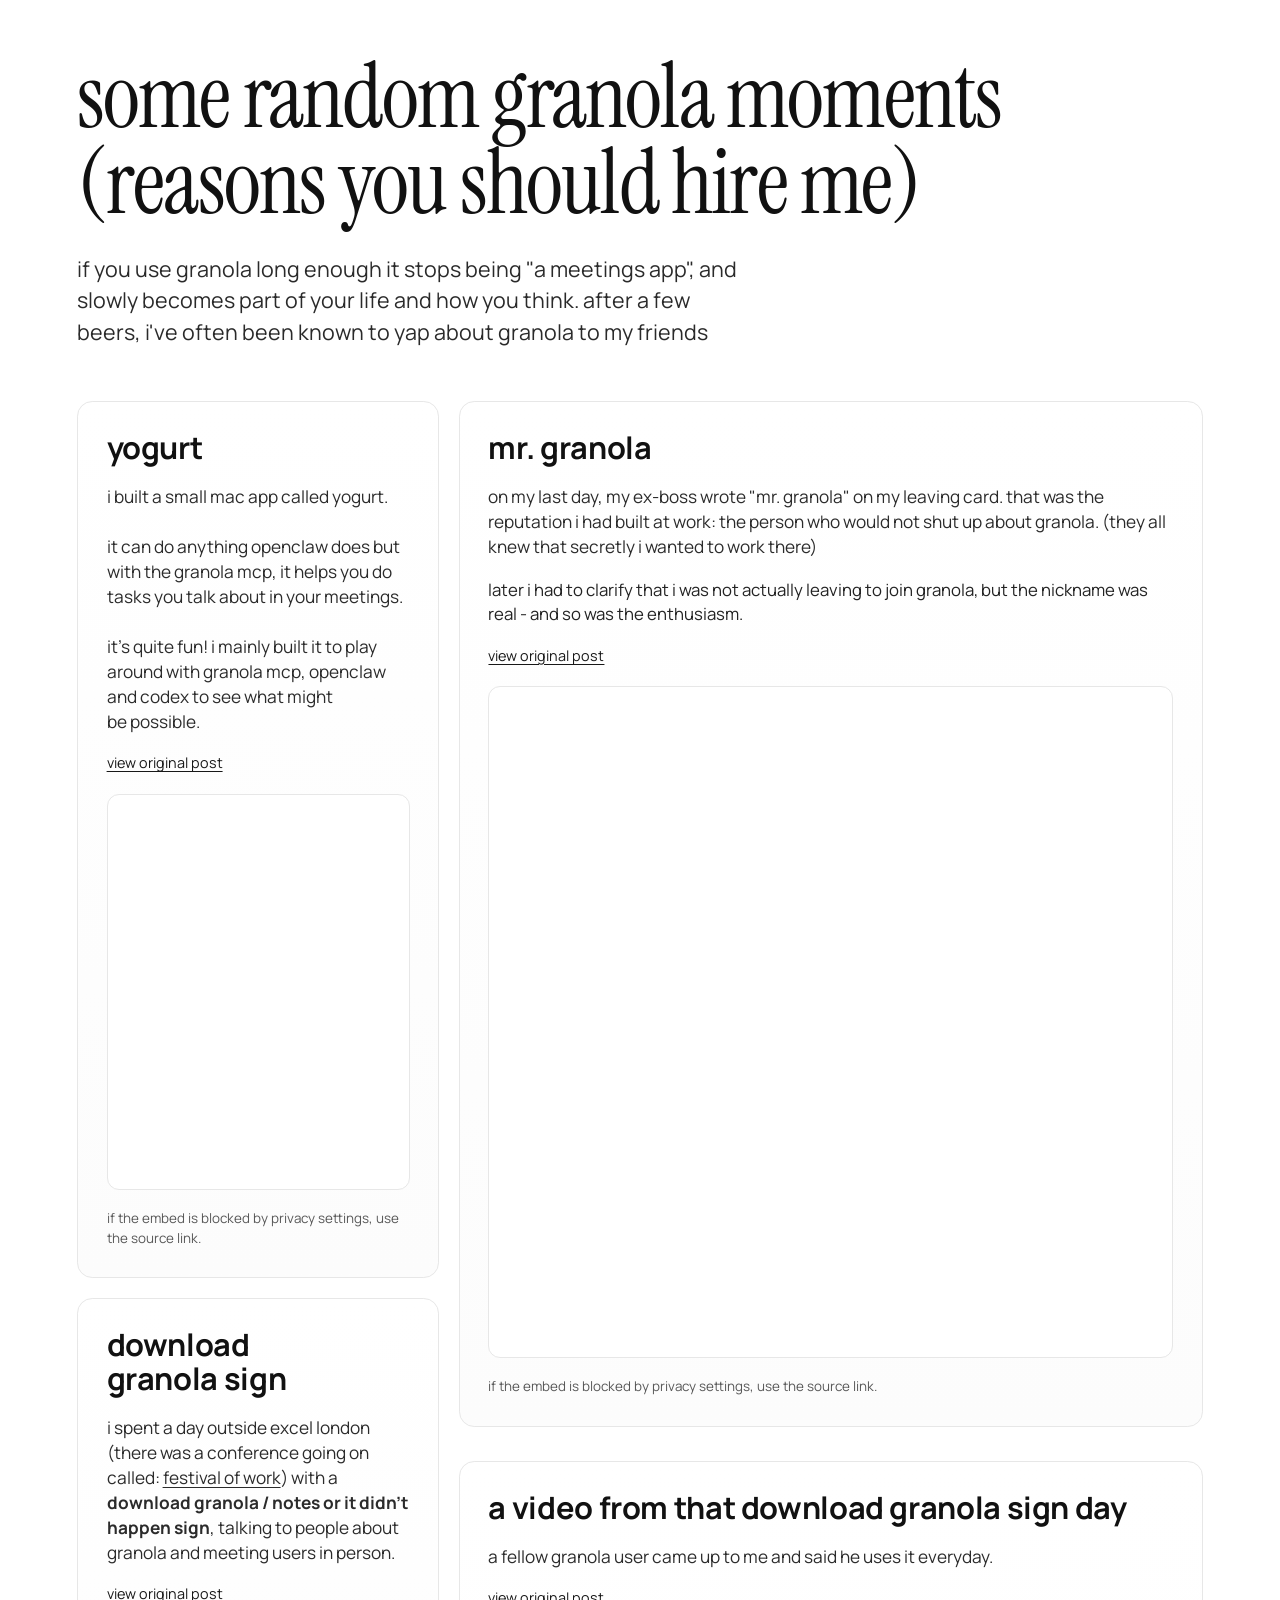
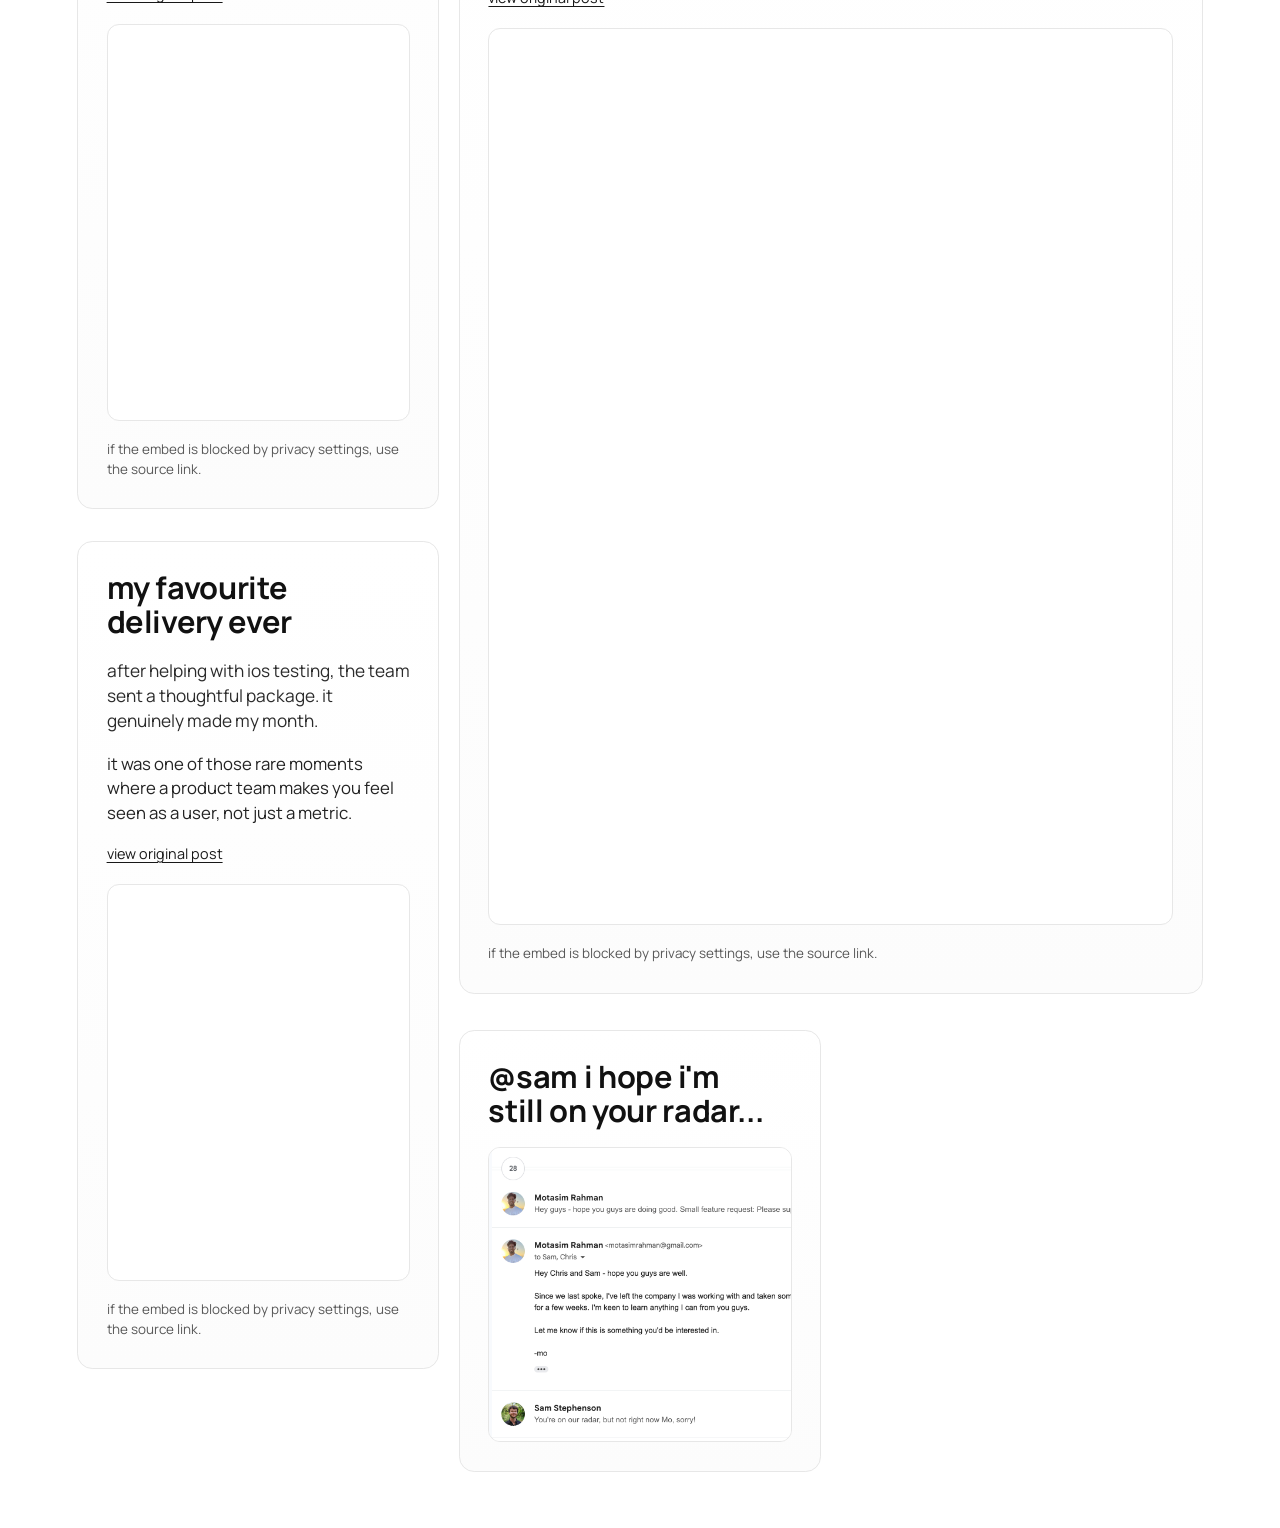
<file: index.html>
<!doctype html>
<html lang="en">
  <head>
    <meta charset="utf-8" />
    <meta name="viewport" content="width=device-width, initial-scale=1" />
    <title>reasons you should hire me</title>
    <meta name="description" content="some random Granola moments from using, sharing, and advocating for Granola." />
    <link rel="canonical" href="https://skill-deploy-ydgwsuzwy6-codex-agent-deploys.vercel.app/reasons-you-should-hire-me" />

    <meta property="og:type" content="website" />
    <meta property="og:site_name" content="reasons you should hire me" />
    <meta property="og:title" content="reasons you should hire me" />
    <meta property="og:description" content="some random Granola moments from using, sharing, and advocating for Granola." />
    <meta property="og:url" content="https://skill-deploy-ydgwsuzwy6-codex-agent-deploys.vercel.app/reasons-you-should-hire-me" />
    <meta property="og:image" content="https://raw.githubusercontent.com/motasim-r/reasons-you-should-hire-me/main/assets/OG-image.png" />
    <meta property="og:image:secure_url" content="https://raw.githubusercontent.com/motasim-r/reasons-you-should-hire-me/main/assets/OG-image.png" />
    <meta property="og:image:width" content="1200" />
    <meta property="og:image:height" content="630" />
    <meta property="og:image:alt" content="some random granola moments (reasons you should hire me) preview" />

    <meta name="twitter:card" content="summary_large_image" />
    <meta name="twitter:title" content="reasons you should hire me" />
    <meta name="twitter:description" content="some random Granola moments from using, sharing, and advocating for Granola." />
    <meta name="twitter:image" content="https://raw.githubusercontent.com/motasim-r/reasons-you-should-hire-me/main/assets/OG-image.png" />
    <link rel="preconnect" href="https://fonts.googleapis.com" />
    <link rel="preconnect" href="https://fonts.gstatic.com" crossorigin />
    <link
      href="https://fonts.googleapis.com/css2?family=Instrument+Serif:ital@0;1&family=Manrope:wght@400;500;600;700&display=swap"
      rel="stylesheet"
    />
    <link rel="stylesheet" href="/styles.css" />
  </head>
  <body>
    <main class="page">
      <header class="hero">
        <h1>some random granola moments (reasons you should hire me)</h1>
        <p class="hero-intro">
          If you use Granola long enough it stops being "a meetings app", and
          slowly becomes part of your life and how you think. after a few beers,
          i've often been known to yap about granola to my friends
        </p>
      </header>

      <section aria-label="Granola moments grid">
        <div id="artifact-grid" class="artifact-grid"></div>
      </section>
    </main>

    <template id="artifact-card-template">
      <article class="artifact-card">
        <div class="artifact-content">
          <h3 class="artifact-title"></h3>
          <p class="artifact-blurb"></p>
          <p class="artifact-story"></p>
          <a class="artifact-link" target="_blank" rel="noopener noreferrer">
            View original post
          </a>
          <div class="artifact-embed" data-embed-container></div>
          <p class="embed-note">
            If the embed is blocked by privacy settings, use the source link.
          </p>
        </div>
      </article>
    </template>

    <script src="/script.js" defer></script>
  </body>
</html>
</file>
<file: styles.css>
:root {
  --bg: #ffffff;
  --text: #111111;
  --muted: #6a6a6a;
  --line: #e7e7e7;
  --line-strong: #d6d6d6;
  --surface: #fcfcfc;
  --radius: 0.95rem;

  --space-1: clamp(0.5rem, 1.4vw, 0.85rem);
  --space-2: clamp(0.85rem, 2vw, 1.2rem);
  --space-3: clamp(1.2rem, 3vw, 1.8rem);
  --space-4: clamp(1.5rem, 4vw, 2.4rem);
  --space-5: clamp(2.1rem, 5vw, 3.4rem);
}

*,
*::before,
*::after {
  box-sizing: border-box;
}

html,
body {
  margin: 0;
  background: var(--bg);
  color: var(--text);
  overflow-x: hidden;
}

body {
  font-family: "Manrope", "Avenir Next", "Helvetica Neue", sans-serif;
  line-height: 1.45;
  -webkit-font-smoothing: antialiased;
  text-rendering: optimizeLegibility;
}

.page {
  width: min(74rem, 100%);
  margin-inline: auto;
  padding-top: calc(var(--space-5) + env(safe-area-inset-top));
  padding-bottom: calc(var(--space-5) + env(safe-area-inset-bottom));
  padding-left: max(var(--space-3), env(safe-area-inset-left));
  padding-right: max(var(--space-3), env(safe-area-inset-right));
  text-transform: lowercase;
}

.hero {
  margin-bottom: var(--space-5);
}

.hero-kicker {
  margin: 0 0 var(--space-2);
  font-size: clamp(0.78rem, 1.8vw, 0.9rem);
  letter-spacing: 0.09em;
  text-transform: uppercase;
  color: var(--muted);
}

h1 {
  margin: 0;
  font-family: "Instrument Serif", "Iowan Old Style", "Times New Roman", serif;
  font-size: clamp(2.2rem, 8.6vw, 5.6rem);
  line-height: 0.95;
  font-weight: 400;
  letter-spacing: -0.02em;
  text-wrap: balance;
}

.hero-intro {
  max-width: 42rem;
  margin: var(--space-3) 0 0;
  font-size: clamp(1rem, 2.9vw, 1.34rem);
  color: #2a2a2a;
  text-wrap: pretty;
}

.section-heading {
  margin: 0 0 var(--space-2);
  font-size: clamp(1rem, 2.3vw, 1.15rem);
  font-weight: 600;
  letter-spacing: 0.015em;
}

.artifact-grid {
  display: grid;
  grid-template-columns: 1fr;
  gap: var(--space-2);
  align-items: start;
}

.artifact-grid > * {
  min-width: 0;
}

.artifact-card {
  border: 1px solid var(--line);
  border-radius: var(--radius);
  background: linear-gradient(180deg, #ffffff 0%, var(--surface) 100%);
  transition: border-color 180ms ease, box-shadow 180ms ease, transform 180ms ease;
  min-width: 0;
}

.artifact-card:hover {
  border-color: var(--line-strong);
  box-shadow: 0 12px 26px rgba(0, 0, 0, 0.045);
}

.artifact-content {
  display: grid;
  gap: var(--space-2);
  height: 100%;
  padding: var(--space-3);
  min-width: 0;
}

.artifact-title {
  margin: 0;
  font-size: clamp(1.25rem, 4.2vw, 1.92rem);
  line-height: 1.1;
  letter-spacing: -0.012em;
  text-wrap: balance;
}

.artifact-blurb {
  margin: 0;
  color: #2b2b2b;
  font-size: clamp(0.96rem, 2.6vw, 1.08rem);
  text-wrap: pretty;
}

.artifact-blurb a {
  color: inherit;
  text-decoration-thickness: 1px;
  text-underline-offset: 0.18em;
}

.artifact-blurb a:hover {
  color: #4f4f4f;
}

.artifact-story {
  margin: 0;
  font-size: clamp(0.98rem, 2.5vw, 1.05rem);
  color: #222222;
  text-wrap: pretty;
}

.artifact-link {
  display: inline-block;
  width: fit-content;
  font-size: 0.9rem;
  color: #181818;
  text-underline-offset: 0.22em;
}

.artifact-link:hover {
  color: #4f4f4f;
}

.artifact-embed {
  width: 100%;
  min-height: 10rem;
  min-width: 0;
}

.embed-shell {
  width: 100%;
  max-width: 100%;
  border: 1px solid var(--line);
  border-radius: calc(var(--radius) - 0.2rem);
  overflow: hidden;
  background: #ffffff;
  min-width: 0;
}

.linkedin-shell {
  aspect-ratio: 504 / 668;
  min-height: 22rem;
  max-height: 42rem;
  margin-inline: auto;
}

.linkedin-shell iframe {
  width: 100%;
  height: 100%;
  border: 0;
}

.tweet-shell {
  min-height: 12rem;
  aspect-ratio: 550 / 720;
}

.tweet-shell iframe,
.embed-shell iframe {
  width: 100% !important;
  max-width: 100% !important;
  border: 0;
  display: block;
}

.tweet-shell iframe {
  height: 100%;
}

.image-shell img {
  width: 100%;
  max-width: 100%;
  height: auto;
  display: block;
}

.embed-fallback {
  margin: var(--space-2) 0 0;
  padding: 0.7rem 0.9rem;
  border: 1px dashed #cfcfcf;
  border-radius: 0.6rem;
  font-size: 0.9rem;
  color: #3f3f3f;
  background: #fcfcfc;
}

.embed-note {
  margin: 0;
  font-size: 0.84rem;
  color: #585858;
}

@media (min-width: 52rem) {
  .artifact-grid {
    grid-template-columns: repeat(2, minmax(0, 1fr));
    grid-auto-flow: dense;
    grid-auto-rows: 0.5rem;
  }

  .artifact-card.size-feature,
  .artifact-card.size-square {
    grid-column: span 2;
  }

  .artifact-card.size-feature .artifact-embed {
    min-height: 18rem;
  }
}

@media (min-width: 64rem) {
  .artifact-grid {
    grid-template-columns: repeat(6, minmax(0, 1fr));
    grid-auto-flow: dense;
    grid-auto-rows: 0.5rem;
  }

  .artifact-card.size-feature {
    grid-column: span 4;
  }

  .artifact-card.size-wide {
    grid-column: span 2;
  }

  .artifact-card.size-tall {
    grid-column: span 2;
  }

  .artifact-card.size-square {
    grid-column: span 4;
  }
}

@media (max-width: 30rem) {
  .page {
    padding-left: max(var(--space-2), env(safe-area-inset-left));
    padding-right: max(var(--space-2), env(safe-area-inset-right));
  }

  .artifact-content {
    padding-left: var(--space-2);
    padding-right: var(--space-2);
  }
}

@media (prefers-reduced-motion: reduce) {
  *,
  *::before,
  *::after {
    animation-duration: 0.01ms !important;
    animation-iteration-count: 1 !important;
    transition-duration: 0.01ms !important;
    scroll-behavior: auto !important;
  }
}
</file>
